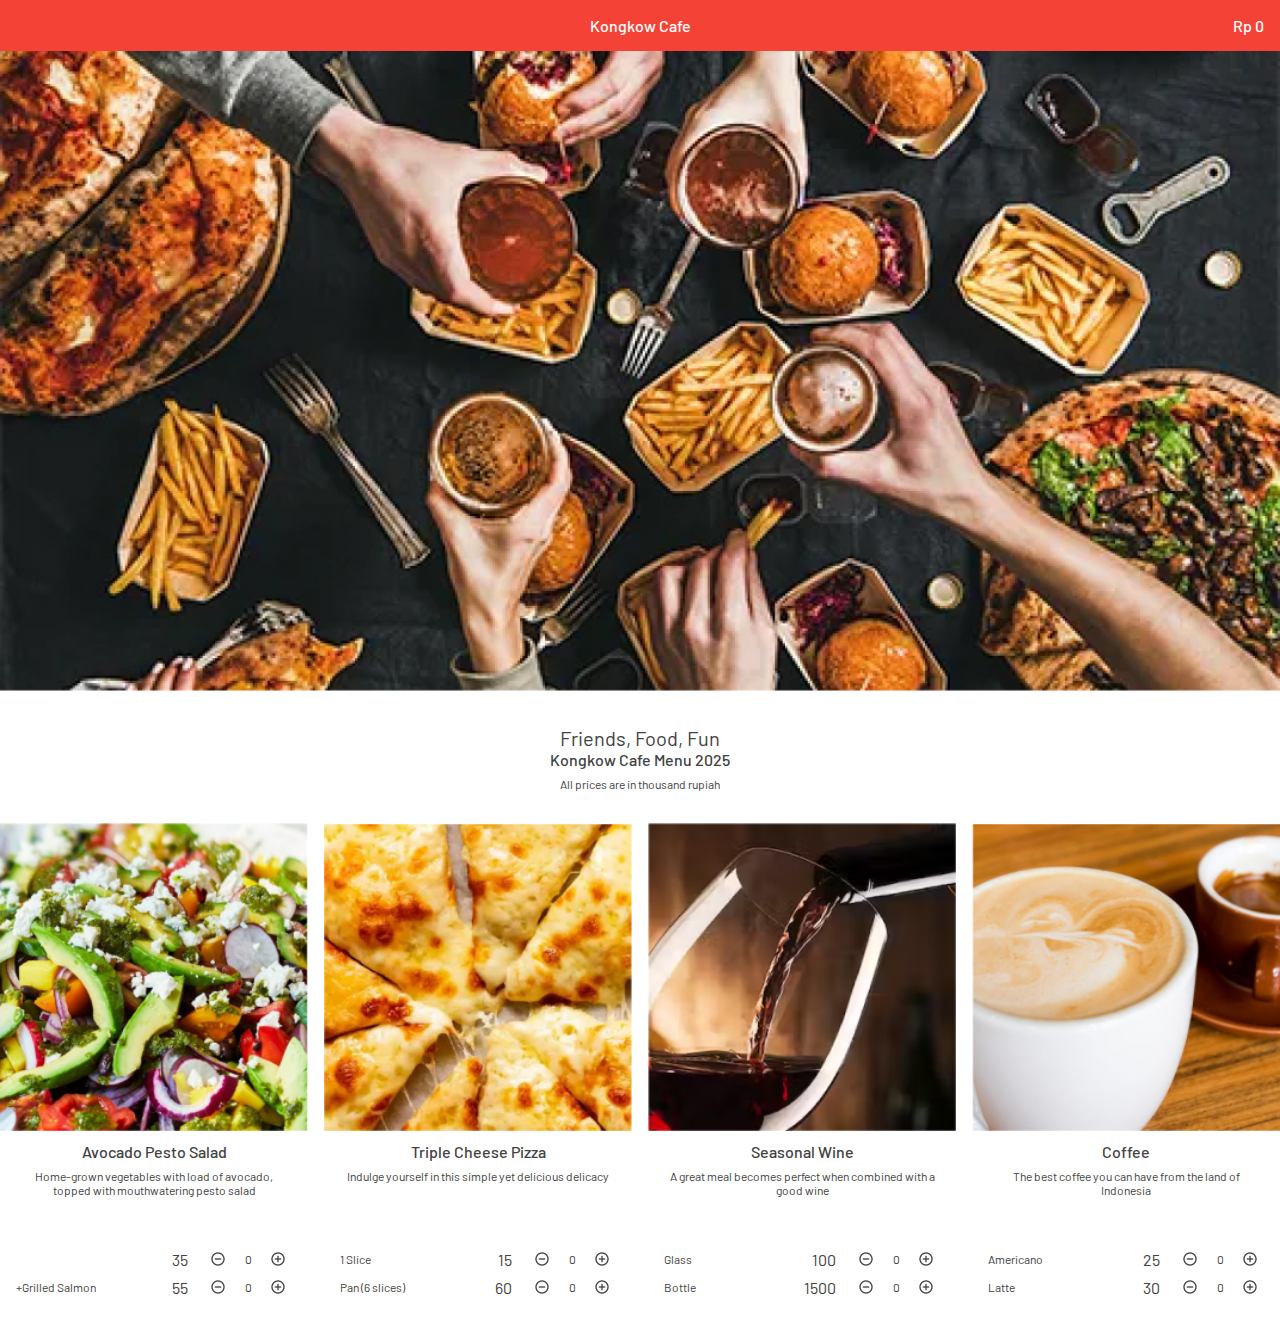
<file: index.html>
<!DOCTYPE html>

<html>

<head>
    <meta charset="utf-8" />
    <meta name="viewport" content="width=device-width" />
    <link rel="stylesheet" href="index.css" />

    <link rel="preconnect" href="https://fonts.googleapis.com">
    <link rel="preconnect" href="https://fonts.gstatic.com" crossorigin>
    <link href="https://fonts.googleapis.com/css2?family=Barlow:wght@400;500&display=swap" rel="stylesheet">
</head>

<body>
    <div class="appbar">
        Kongkow Cafe
        <!--TODO 6: Tambahkan elemen baru, untuk menampilkan nilai di TODO 1-->
        <button id="checkout">Rp 0</button>
    </div>
    <div class="hero">
        <img src="./assets/cover.jpg" alt="hero">
    </div>
    <div class="header-text">
        <span class="tagline">Friends, Food, Fun</span>
        <span class="document-title">Kongkow Cafe Menu 2025</span>
        <span class="price-note">All prices are in thousand rupiah</span>
    </div>

    <div class="menu-area" id="menu-area"></div>
</body>

<script src="index.js"></script>

</html>
</file>
<file: index.css>
*,
html,
body {
    margin: 0;
    padding: 0;
    color: #424242;
    font-family: 'Barlow';
}

body {
    background-color: white;
}

button {
    all: unset;
    transition: all 0.2s ease-in-out;
    display: flex;
    align-items: center;
    justify-content: center;
    width: 28px;
    height: 28px;
    border-radius: 100%;
}

button:hover {
    background-color: rgba(0, 0, 0, 0.1);
}

button:active {
    background-color: rgba(0, 0, 0, 0.2);
}

button:hover > img {
    width: 18px;
    height: 18px;
}

button:active > img {
    width: 14px;
    height: 14px;
}

div.appbar {
    position: sticky;
    top: 0;
    display: flex;
    flex-direction: row;
    justify-content: center;
    padding: 16px;
    background-color: #f44336;
    color: white;
    font-size: 16px;
    font-weight: 500;
}

div.hero img {
    aspect-ratio: 2;
    width: 100%;
    object-fit: cover;
}

div.header-text {
    padding: 32px;
    display: flex;
    flex-direction: column;
    align-items: center;
}

span.tagline {
    font-size: 20px;
}

span.document-title {
    font-size: 16px;
    font-weight: 500;
}

span.price-note {
    font-size: 12px;
    margin-top: 8px;
}

div.menu-area {
    display: grid;
    grid-template-columns: repeat(2, 1fr);
    gap: 16px;
}

div.menu-tile {
    display: flex;
    flex-direction: column;
    padding-bottom: 16px;
}

div.menu-photo img {
    aspect-ratio: 1;
    object-fit: cover;
    width: 100%;
}

div.menu-tile-name {
    font-weight: 500;
    font-size: 16px;
    padding: 8px 16px;
    align-self: stretch;
    text-align: center;
}

div.menu-tile-description {
    font-size: 12px;
    align-self: stretch;
    text-align: center;
    padding: 0 16px;
    padding-bottom: 16px;
    height: 60px;
}

div.menu-price-row {
    display: flex;
    flex-direction: row;
    /* Optional, sdh by default */
    justify-content: space-between;
    align-items: center;
    padding: 0 16px;
}

span.price-description {
    font-size: 12px;
}

div.price-and-qty {
    display: flex;
    align-items: center;
    gap: 8px;
}

.price {
    margin-right: 8px;
}

.qty {
    font-size: 12px;
    width: 16px;
    text-align: center;
}

/* 
TODO 7: Tambah styling supaya terlihat seperti tombol hijau di kanan appbar 
(pakai position:absolute, dan right:0)
*/
.appbar > button {
    all: unset;
    padding: 0 16px;
    position: absolute;
    right: 0;
}

@media (min-width: 600px) {
    div.menu-area {
        grid-template-columns: repeat(3, 1fr);
    }
}

@media (min-width: 800px) {
    div.menu-area {
        grid-template-columns: repeat(4, 1fr);
    }
}
</file>
